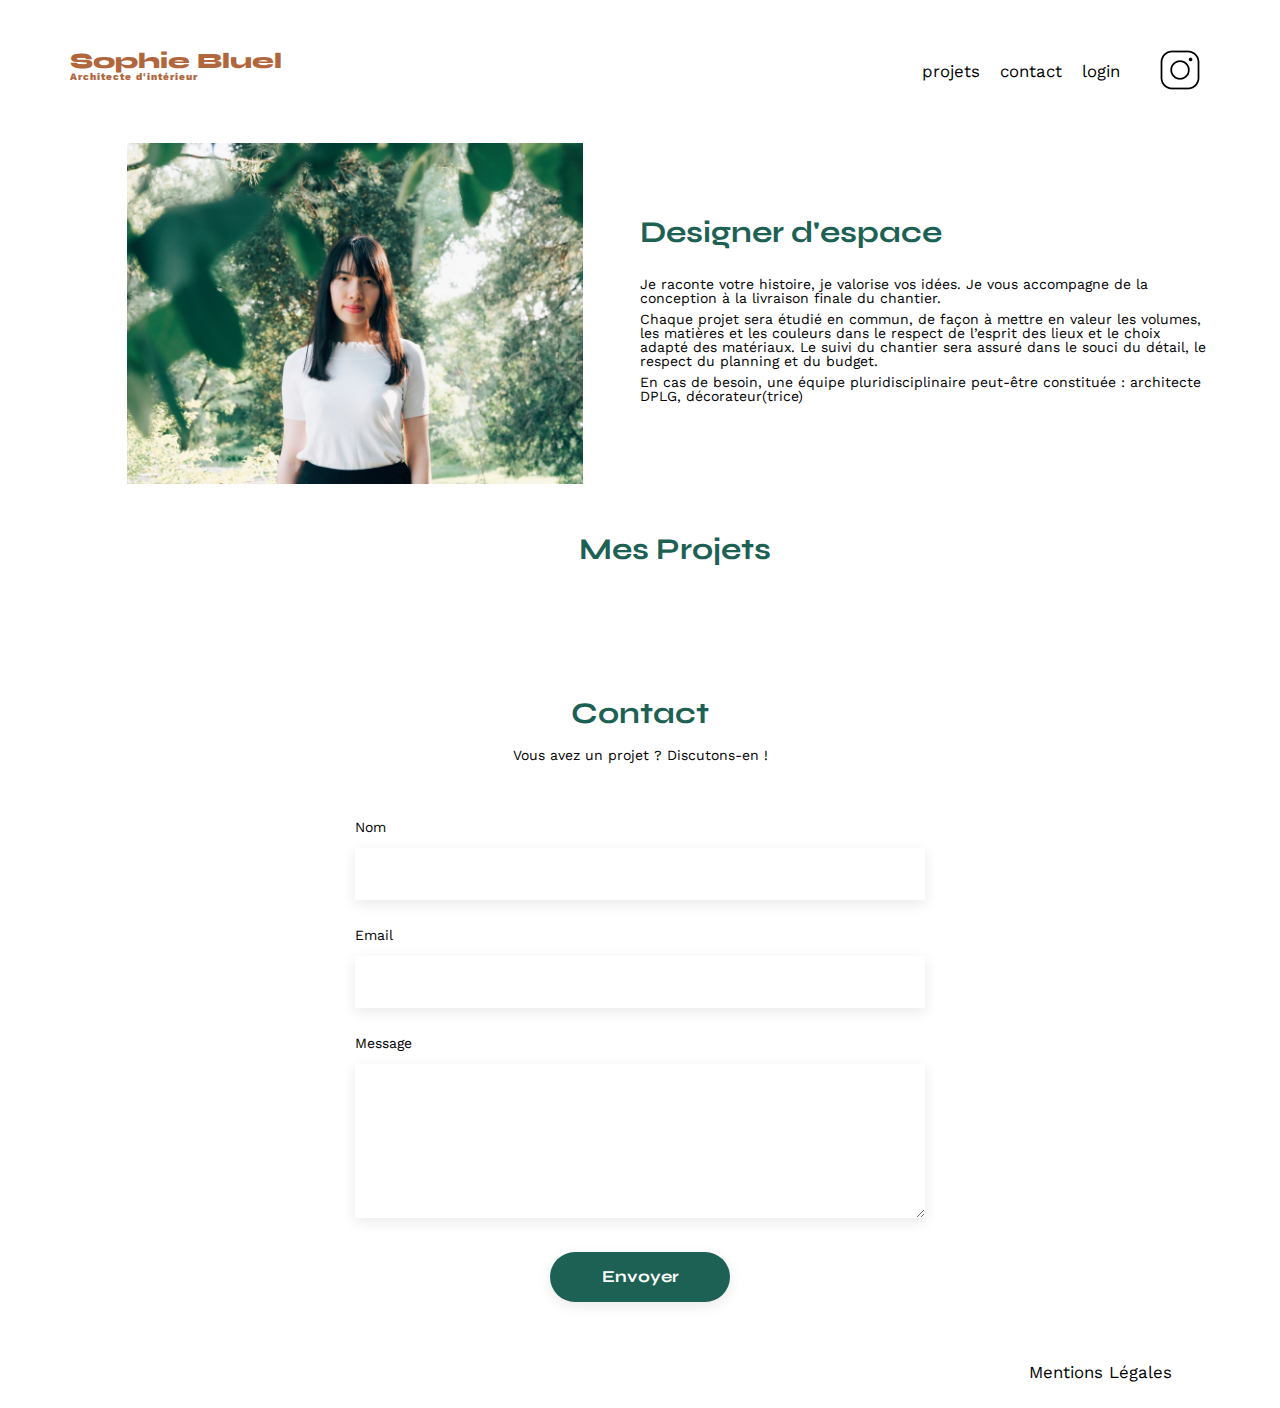
<file: Portfolio-architecte-sophie-bluel-master/FrontEnd/index.html>
<!DOCTYPE html>
<html lang="fr">
<head>
	<meta charset="UTF-8">
	<title>Sophie Bluel - Architecte d'intérieur</title>
	<meta name="viewport" content="width=device-width, initial-scale=1.0">
	<link rel="preconnect" href="https://fonts.googleapis.com">
	<link rel="preconnect" href="https://fonts.gstatic.com" crossorigin>
	<link href="https://fonts.googleapis.com/css2?family=Syne:wght@700;800&family=Work+Sans&display=swap" rel="stylesheet">
	<meta name="description" content="">
	<link rel="stylesheet" href="./assets/style.css">
	<!--fait appel au fichier JS-->
	<script type="module" src="accueil.js"></script>
	<script type="module" src="login.js"></script>
</head>
<body>
<header>

	<!-- div à afficher uniquement si connexion validée -->
	<div class="mode_edition">
		<div class="header_edition">
			<div class="icone">
				<img src="./assets/icons/carre_blanc.png" id="carre" alt="carre_blanc">
				<img src="./assets/icons/stylo_blanc.png" id="stylo" alt="stylo_blanc">
			</div>
			<p>Mode édition</p>
			<button class="valider_changements" type="button">
				<p>publier les changements</p>
			</button>
		</div>
	</div>
	
	<div class="header_base">
		<h1>Sophie Bluel <span>Architecte d'intérieur</span></h1>
		<nav>
			<ul>
				<li>projets</li>
				<li>contact</li>
				<!-- login passe en logout en mode édition-->
				<li><a href="login.html" id="demande_login">login</a></li>
				<li><a href="index.html" id="demande_logout">logout</a></li>
				<li><img src="./assets/icons/instagram.png" alt="Instagram"></li>
			</ul>
		</nav>
	</div>
</header>
<main>
	<section id="introduction">
		<figure>
			<img src="./assets/images/sophie-bluel.png" alt="">
		</figure>
		<article>
			<h2>Designer d'espace</h2>
			<p>Je raconte votre histoire, je valorise vos idées. Je vous accompagne de la conception à la livraison finale du chantier.</p>
			<p>Chaque projet sera étudié en commun, de façon à mettre en valeur les volumes, les matières et les couleurs dans le respect de l’esprit des lieux et le choix adapté des matériaux. Le suivi du chantier sera assuré dans le souci du détail, le respect du planning et du budget.</p>
			<p>En cas de besoin, une équipe pluridisciplinaire peut-être constituée : architecte DPLG, décorateur(trice)</p>
		</article>
	</section>
	
	<!-- div à afficher uniquement si connexion validée -->
	<div class="mode_edition">
		<div class="edition_intro">
			<div class="icone">
				<img src="./assets/icons/carre_noir.png" id="carre" alt="Instagram">
				<img src="./assets/icons/stylo_noir.png" id="stylo" alt="Instagram">
			</div>
			<p>modifier</p>
		</div>
	</div>
	
	<section id="portfolio">
		<div class="titre_portfolio">
			<h2>Mes Projets</h2>

			<!-- div à afficher uniquement si connexion validée -->
			<div class="mode_edition">
				<div class="edition_galerie">
					<div class="icone">
						<img src="./assets/icons/carre_noir.png" id="carre" alt="Instagram">
						<img src="./assets/icons/stylo_noir.png" id="stylo" alt="Instagram">
					</div>
					<p>modifier</p>
				</div>
			</div>

		</div>

		<!-- ajout des filtres -->
		<div class="filtres">
<!-- 			<button class="filtre_tous" type="button">
				<p>Tous</p>
			</button>
			<button class="filtre_objets" type="button">
				<p>Objets</p>
			</button>
			<button class="filtre_appart" type="button">
				<p>Appartements</p>
			</button>
			<button class="filtre_hotelresto" type="button">
				<p>Hôtels et restaurants</p>
			</button> -->
		</div>

		<div class="gallery">
		</div>
		
	</section>
	<section id="contact">
		<h2>Contact</h2>
		<p>Vous avez un projet ? Discutons-en !</p>
		<form action="#" method="post">
			<label for="name">Nom</label>
			<input type="text" name="name" id="name">
			<label for="email">Email</label>
			<input type="email" name="email" id="email">
			<label for="message">Message</label>
			<textarea name="message" id="message" cols="30" rows="10"></textarea>
			<input type="submit" value="Envoyer">
		</form>
	</section>
</main>

<footer>
	<nav>
		<ul>
			<li>Mentions Légales</li>
		</ul>
	</nav>
</footer>
</body>
</html>
</file>
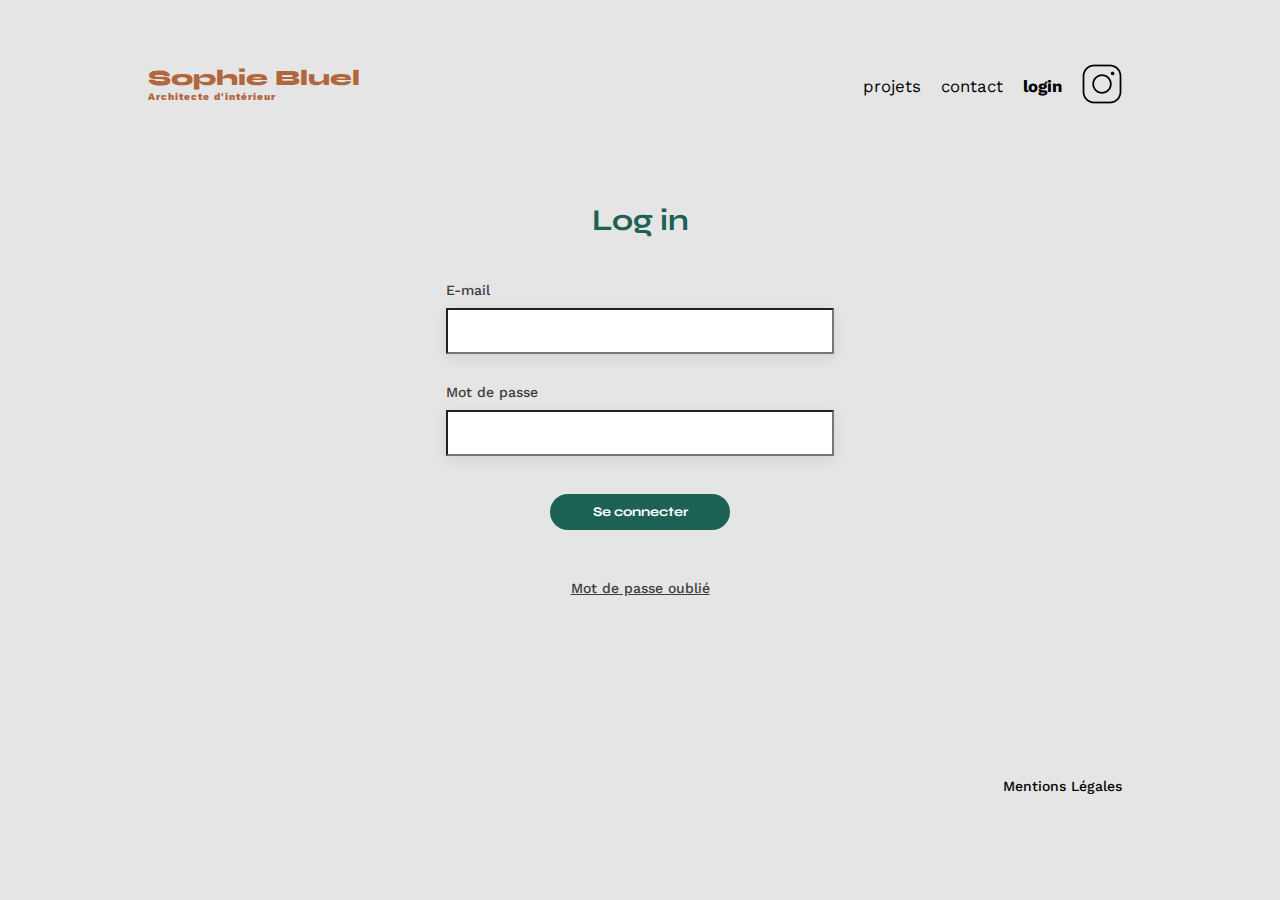
<file: Portfolio-architecte-sophie-bluel-master/FrontEnd/login.html>
<!DOCTYPE html>
<html lang="fr">
<head>
	<meta charset="UTF-8">
	<title>Sophie Bluel - Architecte d'intérieur- page de connexion</title>
	<meta name="viewport" content="width=device-width, initial-scale=1.0">
	<link rel="preconnect" href="https://fonts.googleapis.com">
	<link rel="preconnect" href="https://fonts.gstatic.com" crossorigin>
	<link href="https://fonts.googleapis.com/css2?family=Syne:wght@700;800&family=Work+Sans&display=swap" rel="stylesheet">
	<meta name="description" content="">
	<link rel="stylesheet" href="./assets/stylelogin.css">
	<script type="module" src="login.js"></script>
</head>

<body>
    <header>
	    <h1>Sophie Bluel <span>Architecte d'intérieur</span></h1>
	    <nav>
		    <ul>
			    <li>projets</li>
			    <li>contact</li>
			    <li><a href="login.html">login</a></li>
			    <li><img src="./assets/icons/instagram.png" alt="Instagram"></li>
		    </ul>
	    </nav>
    </header>

    <main>
        <h2>Log in</h2>
        <div class="erreur">
            <p>Erreur dans l’identifiant ou le mot de passe</p>
        </div>
        <form method="get" id="formulaire_connexion">
                <div class="formulaire">
                    <label for="identifiant">E-mail</label> <br> 
                    <input type="email" name="identifiant" id="identifiant" required><br>
                </div>
                <div class="formulaire">
                    <label for="motdepasse">Mot de passe</label> <br> 
                    <input type="password" name="motdepasse" id="motdepasse" required>
                </div>
            <input type="submit" value="Se connecter" id="bouton_connexion">
        </form>
        <div class="oubli_mdp">
            <a href="#">Mot de passe oublié</a>
        </div>
    </main>

    <footer>
        <nav>
            <ul>
                <li>Mentions Légales</li>
            </ul>
        </nav>
    </footer>

</body>
</html>
</file>
<file: Portfolio-architecte-sophie-bluel-master/FrontEnd/assets/stylelogin.css>
body {
	max-width: 1140px;
	padding-left:10em;
    padding-right:10em;
	font-family: 'Work Sans' ;
	font-size: 14px;
    background-color: #E5E5E5;
}

header {
	display: flex;
	justify-content: space-between;
	margin: 50px 0
}

h1{
	display: flex;
	flex-direction: column;
	font-family: 'Syne';
	font-size: 22px;
	font-weight: 800;
	color: #B1663C
}

h1 > span {
	font-family: 'Work Sans';
	font-size:10px;
	letter-spacing: 0.1em;
}

nav ul {
	display: flex;
	align-items: center;
	list-style-type: none;

}

nav li {
	padding: 0 10px;
	font-size: 1.2em;
}

li:hover,
li a:hover{
	color: #B1663C;
}

li a{
    color:black;
    font-weight:bolder;
    text-decoration: none;
}

main{
    display:flex;
    flex-direction: column;
    align-items: center;
}

h2{
    font-size:30px;
    font-weight:700;
    font-family: 'Syne';
    color: #1D6154;
    margin:1em;
}

.erreur{
	display:none;
	font-weight:700;
}

form {
	margin:1em;
	text-align: left;
	display: flex;
	flex-direction: column;
}

.formulaire{
    font-weight: 500;
    margin-bottom:30px;
    color:#3D3D3D;
}

.formulaire input{
    width:380px;
    height:40px;
    box-shadow: 0px 4px 14px rgba(0, 0, 0, 0.09);
    margin-top:10px;
}

input[type="submit"]{
	font-family: 'Syne';
	font-weight: 700;
	color: white;
	background-color: #1D6154;
	margin : 0.6em auto;
	width: 180px;
	text-align: center;
	border-radius: 60px ;
    height: 36px;
    border: none;
}

.oubli_mdp a{
    font-weight: 500;
    color:#3D3D3D;
}

.oubli_mdp{
    margin:2em;
}

footer nav ul{
	display: flex;
	justify-content:end;
}

footer nav ul li{
    margin-top:10em;
    font-size:14px;
    font-weight:500;
}
</file>
<file: Portfolio-architecte-sophie-bluel-master/FrontEnd/assets/style.css>
/* http://meyerweb.com/eric/tools/css/reset/
   v2.0 | 20110126
   License: none (public domain)
*/

html, body, div, span, applet, object, iframe,
h1, h2, h3, h4, h5, h6, p, blockquote, pre,
a, abbr, acronym, address, big, cite, code,
del, dfn, em, img, ins, kbd, q, s, samp,
small, strike, strong, sub, sup, tt, var,
b, u, i, center,
dl, dt, dd, ol, ul, li,
fieldset, form, label, legend,
table, caption, tbody, tfoot, thead, tr, th, td,
article, aside, canvas, details, embed,
figure, figcaption, footer, header, hgroup,
menu, nav, output, ruby, section, summary,
time, mark, audio, video {
	margin: 0;
	padding: 0;
	border: 0;
	font-size: 100%;
	font: inherit;
	vertical-align: baseline;
}
/* HTML5 display-role reset for older browsers */
article, aside, details, figcaption, figure,
footer, header, hgroup, menu, nav, section {
	display: block;
}
body {
	line-height: 1;
}
ol, ul {
	list-style: none;
}
blockquote, q {
	quotes: none;
}
blockquote:before, blockquote:after,
q:before, q:after {
	content: '';
	content: none;
}
table {
	border-collapse: collapse;
	border-spacing: 0;
}
/** end reset css**/
body {
	max-width: 1140px;
	margin:auto;
	font-family: 'Work Sans' ;
	font-size: 14px;
}

/** css mode édition**/
.header_edition{
	background-color: black;
	display:flex;
	justify-content: center;
	align-items: baseline;
	padding:20px;
	margin:0px;
}

.icone{
	position:relative;
}

#carre{
	position:absolute;
	margin-top:4px;
}

#stylo{
	margin-left:4px;
}

.header_edition p{
	color:white;
	font-size: 16px;
	font-weight: 400;
	padding-left: 10px;
	padding-right: 20px;
}

.valider_changements{
	background-color: white;
	border:none;
	border-radius: 60px;
}

.valider_changements p{
	color:black;
	font-size: 14px;
	font-weight: 500;
	padding:10px 20px;
}

#demande_login{
color:black;
text-decoration: none;
}

#demande_logout{
	display:none;
	color:black;
	text-decoration: none;
}
#demande_login:hover,
#demande_logout:hover{
	color: #B1663C;
}

.edition_intro{
	display:flex;
	position:relative;
	left:5%;
	margin-top:15px;
}

.edition_galerie{
	display:flex;
	position:relative;
	left:0px;
	margin-top:0px;
}

.edition_intro p,
.edition_galerie p{
	margin:5px;
}

.titre_portfolio{
	display:flex;
	justify-content: center;
	align-content:center;
}

.titre_portfolio h2{
	margin-right:30px;
	margin-left:100px;
}

.mode_edition{
	align-self:center;
	display:none;
}
/**fin css mode édition**/

.header_base {
	display: flex;
	justify-content: space-between;
	margin:50px 0px;
}

section {
	margin: 50px 0px;
}

h1{
	display: flex;
	flex-direction: column;
	font-family: 'Syne';
	font-size: 22px;
	font-weight: 800;
	color: #B1663C
}

h1 > span {
	font-family: 'Work Sans';
	font-size:10px;
	letter-spacing: 0.1em;
;
}

h2{
	font-family: 'Syne';
	font-weight: 700;
	font-size: 30px;
	color: #1D6154
}
nav ul {
	display: flex;
	align-items: center;
	list-style-type: none;

}
nav li {
	padding: 0 10px;
	font-size: 1.2em;
}

li:hover {
	color: #B1663C;
}

#introduction {
	display: flex;
	align-items: center;
	margin-bottom:0px;
}

#introduction figure {
	flex: 1
}

#introduction img {
	display: block;
	margin: auto;
	width: 80%;
}

#introduction article {
	flex: 1
}

#introduction h2 {
	margin-bottom: 1em;
}

#introduction p {
	margin-bottom: 0.5em;
}

.gallery {
	width: 100%;
	display: grid;
	grid-template-columns: 1fr 1fr 1fr;
	grid-column-gap: 20px;
	grid-row-gap: 20px;
}

.gallery img {
	width: 100%;
}

/*mise en page du titre de chaque projet*/
.gallery article p{
	font-size:13px;
	font-weight: 400;
	padding-top:5px;
}

/*mise en page des filtres*/
.filtres{
	display:flex;
	justify-content: center;
	padding-top:20px;
	padding-bottom: 50px;
	margin-top:1em;
}

.filtres button{
	padding-left: 20px;
	padding-right: 20px;
	margin:10px;
	height:37px;
	border-radius: 60px;
	border-color: #1D6154;
	color:#1D6154;
	background-color: white;
	display:flex;
	align-items: center;
}
.filtres button:hover,
.filtres button:active{
	color:white;
	background-color: #1D6154;
}
/*fin mise en page des filtres*/


#contact {
	width: 50%;
	margin: auto;
}
#contact > * {
	text-align: center;

}
#contact h2{
	margin-bottom: 20px;
}
#contact form {
	text-align: left;
	margin-top:30px;
	display: flex;
	flex-direction: column;
}

#contact input {
	height: 50px;
	font-size: 1.2em;
	border: none;
	box-shadow: 0px 4px 14px rgba(0, 0, 0, 0.09);
}
#contact label {
	margin: 2em 0 1em 0;
}
#contact textarea {
	border: none;
	box-shadow: 0px 4px 14px rgba(0, 0, 0, 0.09);
}

input[type="submit"]{
	font-family: 'Syne';
	font-weight: 700;
	color: white;
	background-color: #1D6154;
	margin : 2em auto ;
	width: 180px;
	text-align: center;
	border-radius: 60px ;
}

footer nav ul {
	display: flex;
	justify-content: flex-end;
	margin: 2em
}
</file>
